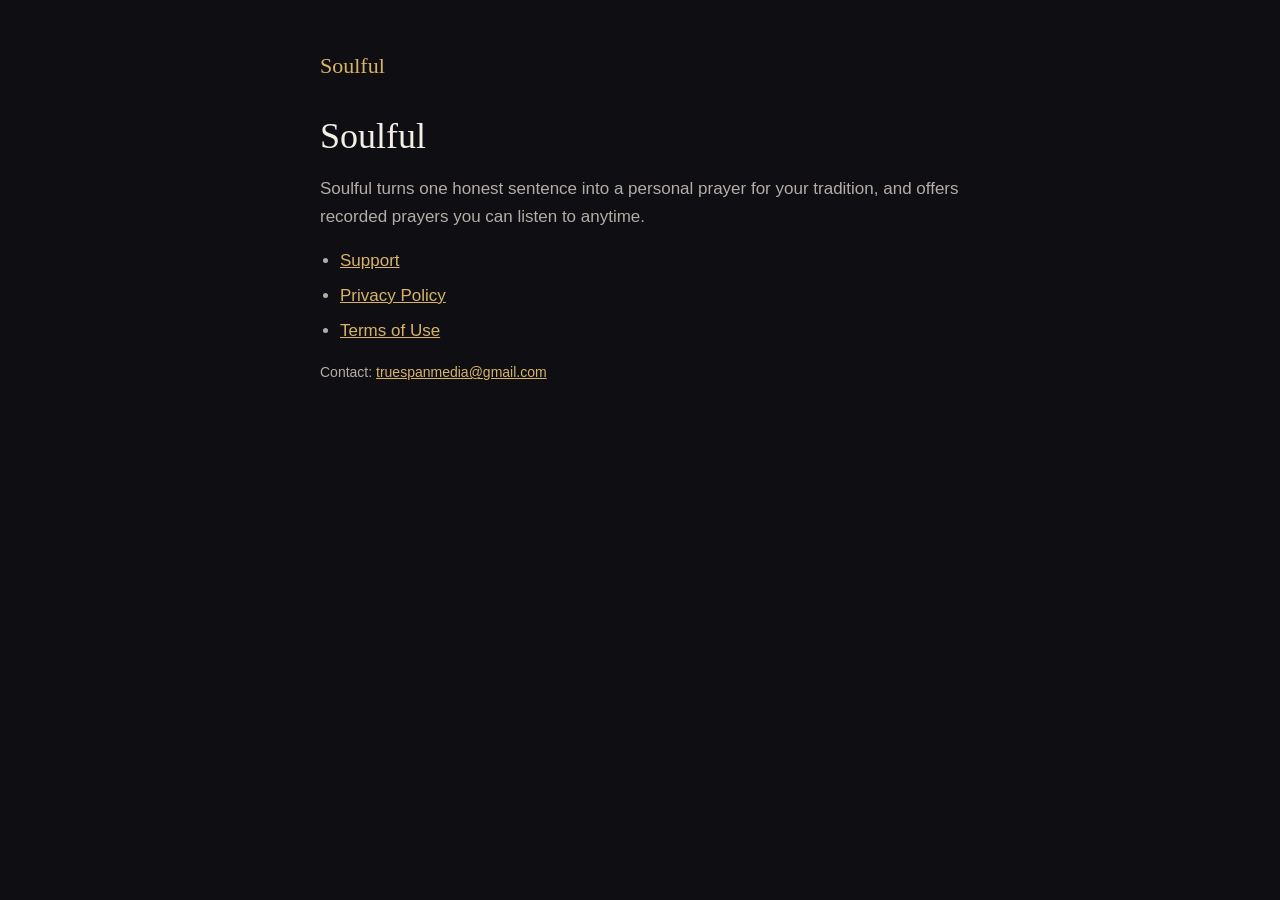
<file: index.html>
<!doctype html>
<html lang="en">
<head>
<meta charset="utf-8">
<meta name="viewport" content="width=device-width, initial-scale=1">
<title>Soulful</title>
<link rel="stylesheet" href="style.css">
</head>
<body>
<main>
<p class="brand">Soulful</p>
<h1>Soulful</h1>
<p>Soulful turns one honest sentence into a personal prayer for your tradition, and offers recorded prayers you can listen to anytime.</p>
<ul>
<li><a href="support.html">Support</a></li>
<li><a href="privacy.html">Privacy Policy</a></li>
<li><a href="terms.html">Terms of Use</a></li>
</ul>
<p class="meta">Contact: <a href="mailto:truespanmedia@gmail.com">truespanmedia@gmail.com</a></p>
</main>
</body>
</html>
</file>
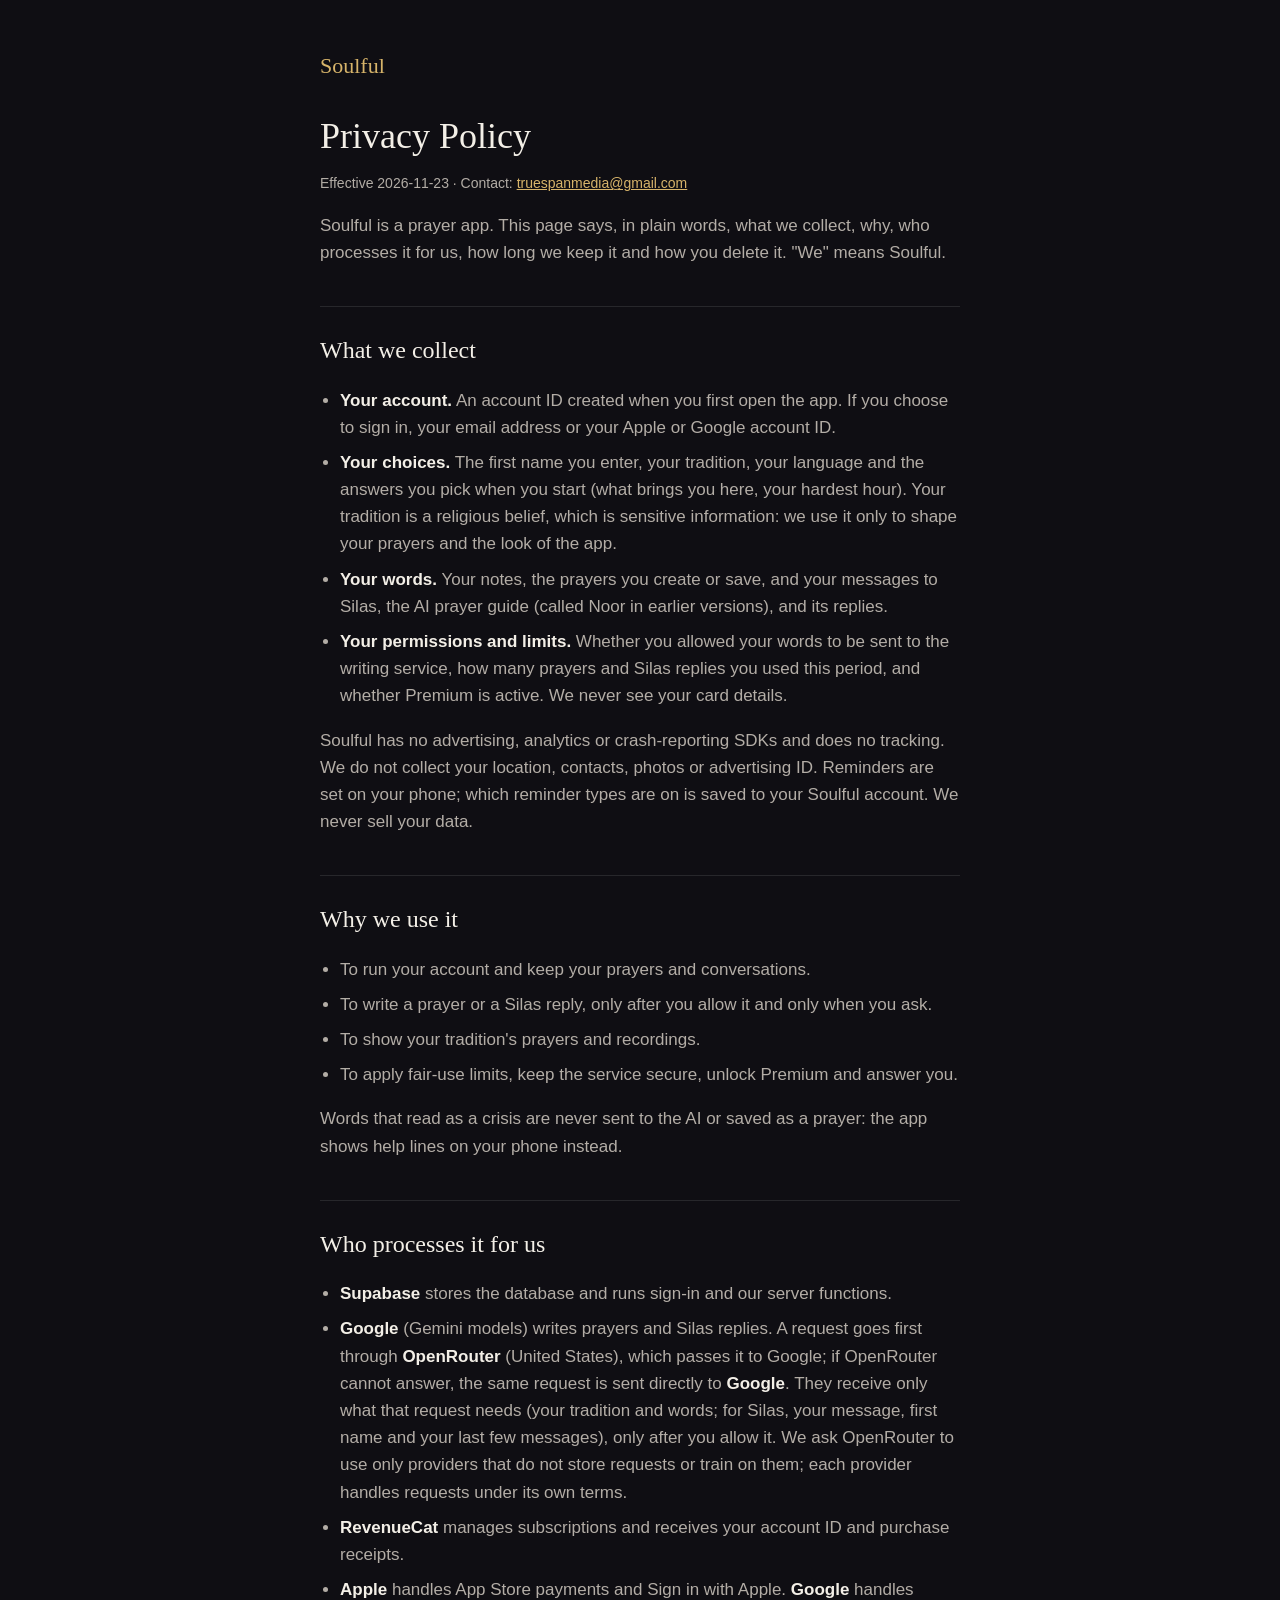
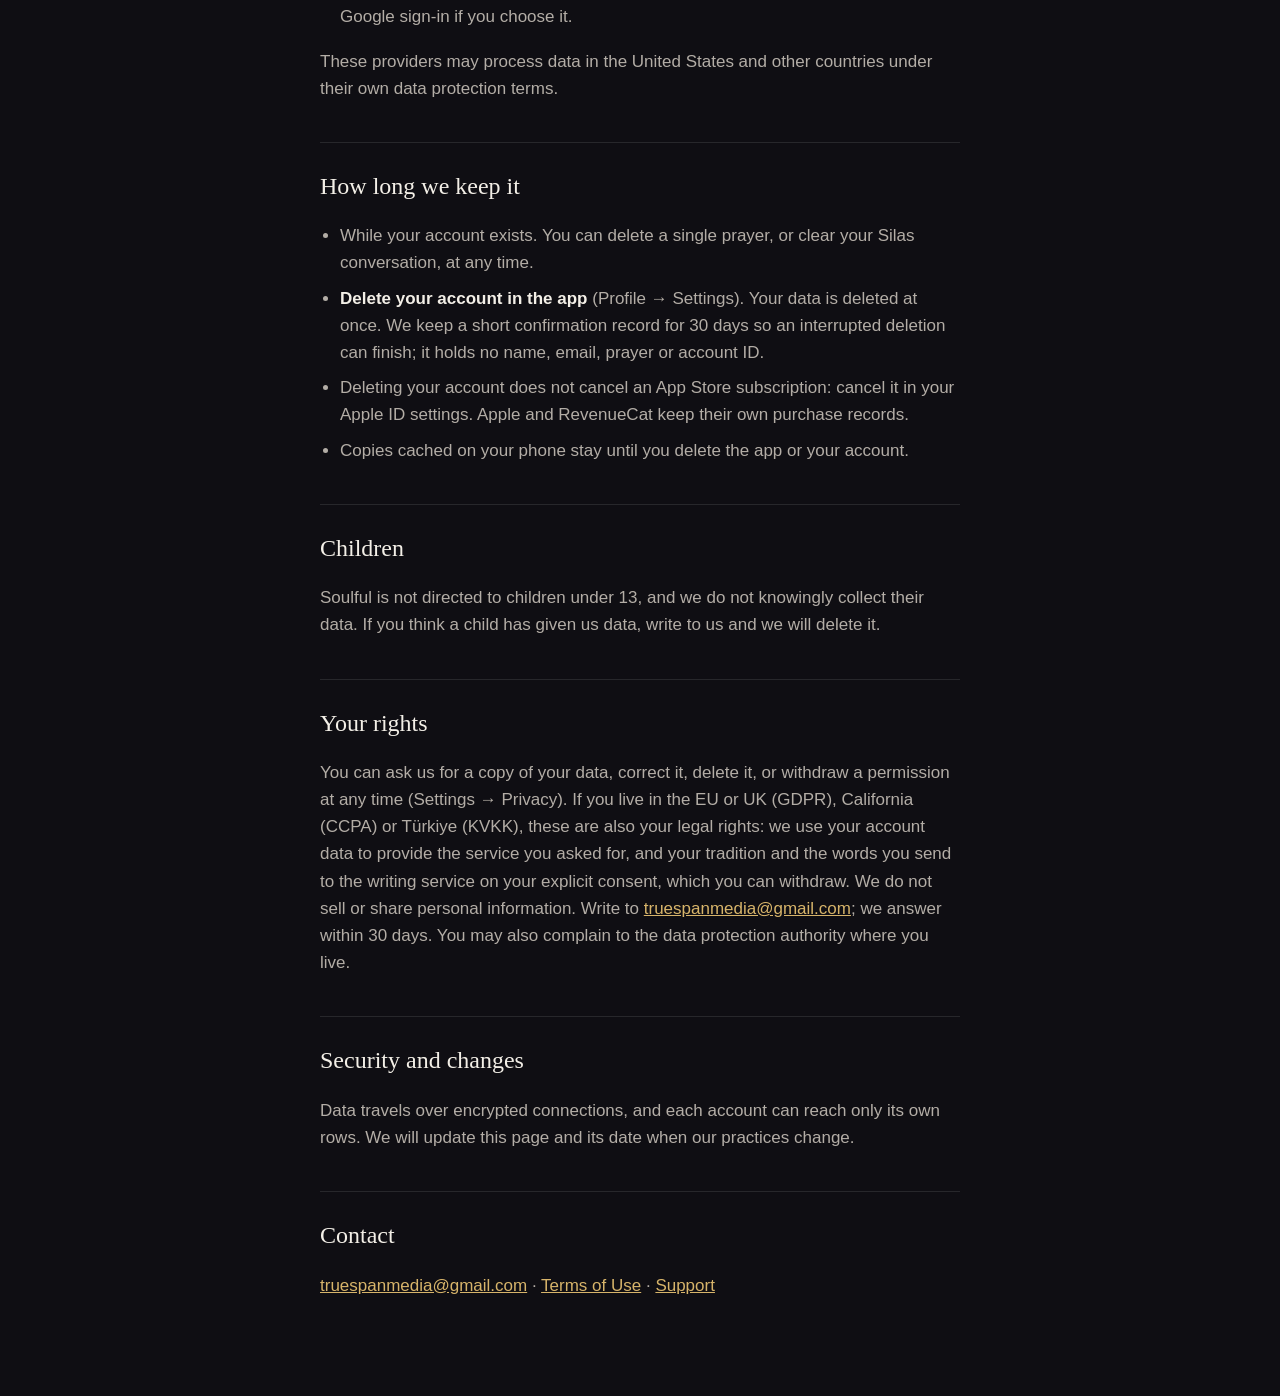
<file: privacy.html>
<!doctype html>
<html lang="en">
<head>
<meta charset="utf-8">
<meta name="viewport" content="width=device-width, initial-scale=1">
<title>Soulful Privacy Policy</title>
<link rel="stylesheet" href="style.css">
</head>
<body>
<main>
<p class="brand"><a href="index.html">Soulful</a></p>
<h1>Privacy Policy</h1>
<p class="meta">Effective 2026-11-23 · Contact: <a href="mailto:truespanmedia@gmail.com">truespanmedia@gmail.com</a></p>

<p>Soulful is a prayer app. This page says, in plain words, what we collect, why, who processes it for us, how long we keep it and how you delete it. "We" means Soulful.</p>

<h2>What we collect</h2>
<ul>
<li><strong>Your account.</strong> An account ID created when you first open the app. If you choose to sign in, your email address or your Apple or Google account ID.</li>
<li><strong>Your choices.</strong> The first name you enter, your tradition, your language and the answers you pick when you start (what brings you here, your hardest hour). Your tradition is a religious belief, which is sensitive information: we use it only to shape your prayers and the look of the app.</li>
<li><strong>Your words.</strong> Your notes, the prayers you create or save, and your messages to Silas, the AI prayer guide (called Noor in earlier versions), and its replies.</li>
<li><strong>Your permissions and limits.</strong> Whether you allowed your words to be sent to the writing service, how many prayers and Silas replies you used this period, and whether Premium is active. We never see your card details.</li>
</ul>
<p>Soulful has no advertising, analytics or crash-reporting SDKs and does no tracking. We do not collect your location, contacts, photos or advertising ID. Reminders are set on your phone; which reminder types are on is saved to your Soulful account. We never sell your data.</p>

<h2>Why we use it</h2>
<ul>
<li>To run your account and keep your prayers and conversations.</li>
<li>To write a prayer or a Silas reply, only after you allow it and only when you ask.</li>
<li>To show your tradition's prayers and recordings.</li>
<li>To apply fair-use limits, keep the service secure, unlock Premium and answer you.</li>
</ul>
<p>Words that read as a crisis are never sent to the AI or saved as a prayer: the app shows help lines on your phone instead.</p>

<h2>Who processes it for us</h2>
<ul>
<li><strong>Supabase</strong> stores the database and runs sign-in and our server functions.</li>
<li><strong>Google</strong> (Gemini models) writes prayers and Silas replies. A request goes first through <strong>OpenRouter</strong> (United States), which passes it to Google; if OpenRouter cannot answer, the same request is sent directly to <strong>Google</strong>. They receive only what that request needs (your tradition and words; for Silas, your message, first name and your last few messages), only after you allow it. We ask OpenRouter to use only providers that do not store requests or train on them; each provider handles requests under its own terms.</li>
<li><strong>RevenueCat</strong> manages subscriptions and receives your account ID and purchase receipts.</li>
<li><strong>Apple</strong> handles App Store payments and Sign in with Apple. <strong>Google</strong> handles Google sign-in if you choose it.</li>
</ul>
<p>These providers may process data in the United States and other countries under their own data protection terms.</p>

<h2>How long we keep it</h2>
<ul>
<li>While your account exists. You can delete a single prayer, or clear your Silas conversation, at any time.</li>
<li><strong>Delete your account in the app</strong> (Profile → Settings). Your data is deleted at once. We keep a short confirmation record for 30 days so an interrupted deletion can finish; it holds no name, email, prayer or account ID.</li>
<li>Deleting your account does not cancel an App Store subscription: cancel it in your Apple ID settings. Apple and RevenueCat keep their own purchase records.</li>
<li>Copies cached on your phone stay until you delete the app or your account.</li>
</ul>

<h2>Children</h2>
<p>Soulful is not directed to children under 13, and we do not knowingly collect their data. If you think a child has given us data, write to us and we will delete it.</p>

<h2>Your rights</h2>
<p>You can ask us for a copy of your data, correct it, delete it, or withdraw a permission at any time (Settings → Privacy). If you live in the EU or UK (GDPR), California (CCPA) or Türkiye (KVKK), these are also your legal rights: we use your account data to provide the service you asked for, and your tradition and the words you send to the writing service on your explicit consent, which you can withdraw. We do not sell or share personal information. Write to <a href="mailto:truespanmedia@gmail.com">truespanmedia@gmail.com</a>; we answer within 30 days. You may also complain to the data protection authority where you live.</p>

<h2>Security and changes</h2>
<p>Data travels over encrypted connections, and each account can reach only its own rows. We will update this page and its date when our practices change.</p>

<h2>Contact</h2>
<p><a href="mailto:truespanmedia@gmail.com">truespanmedia@gmail.com</a> · <a href="terms.html">Terms of Use</a> · <a href="support.html">Support</a></p>
</main>
</body>
</html>
</file>
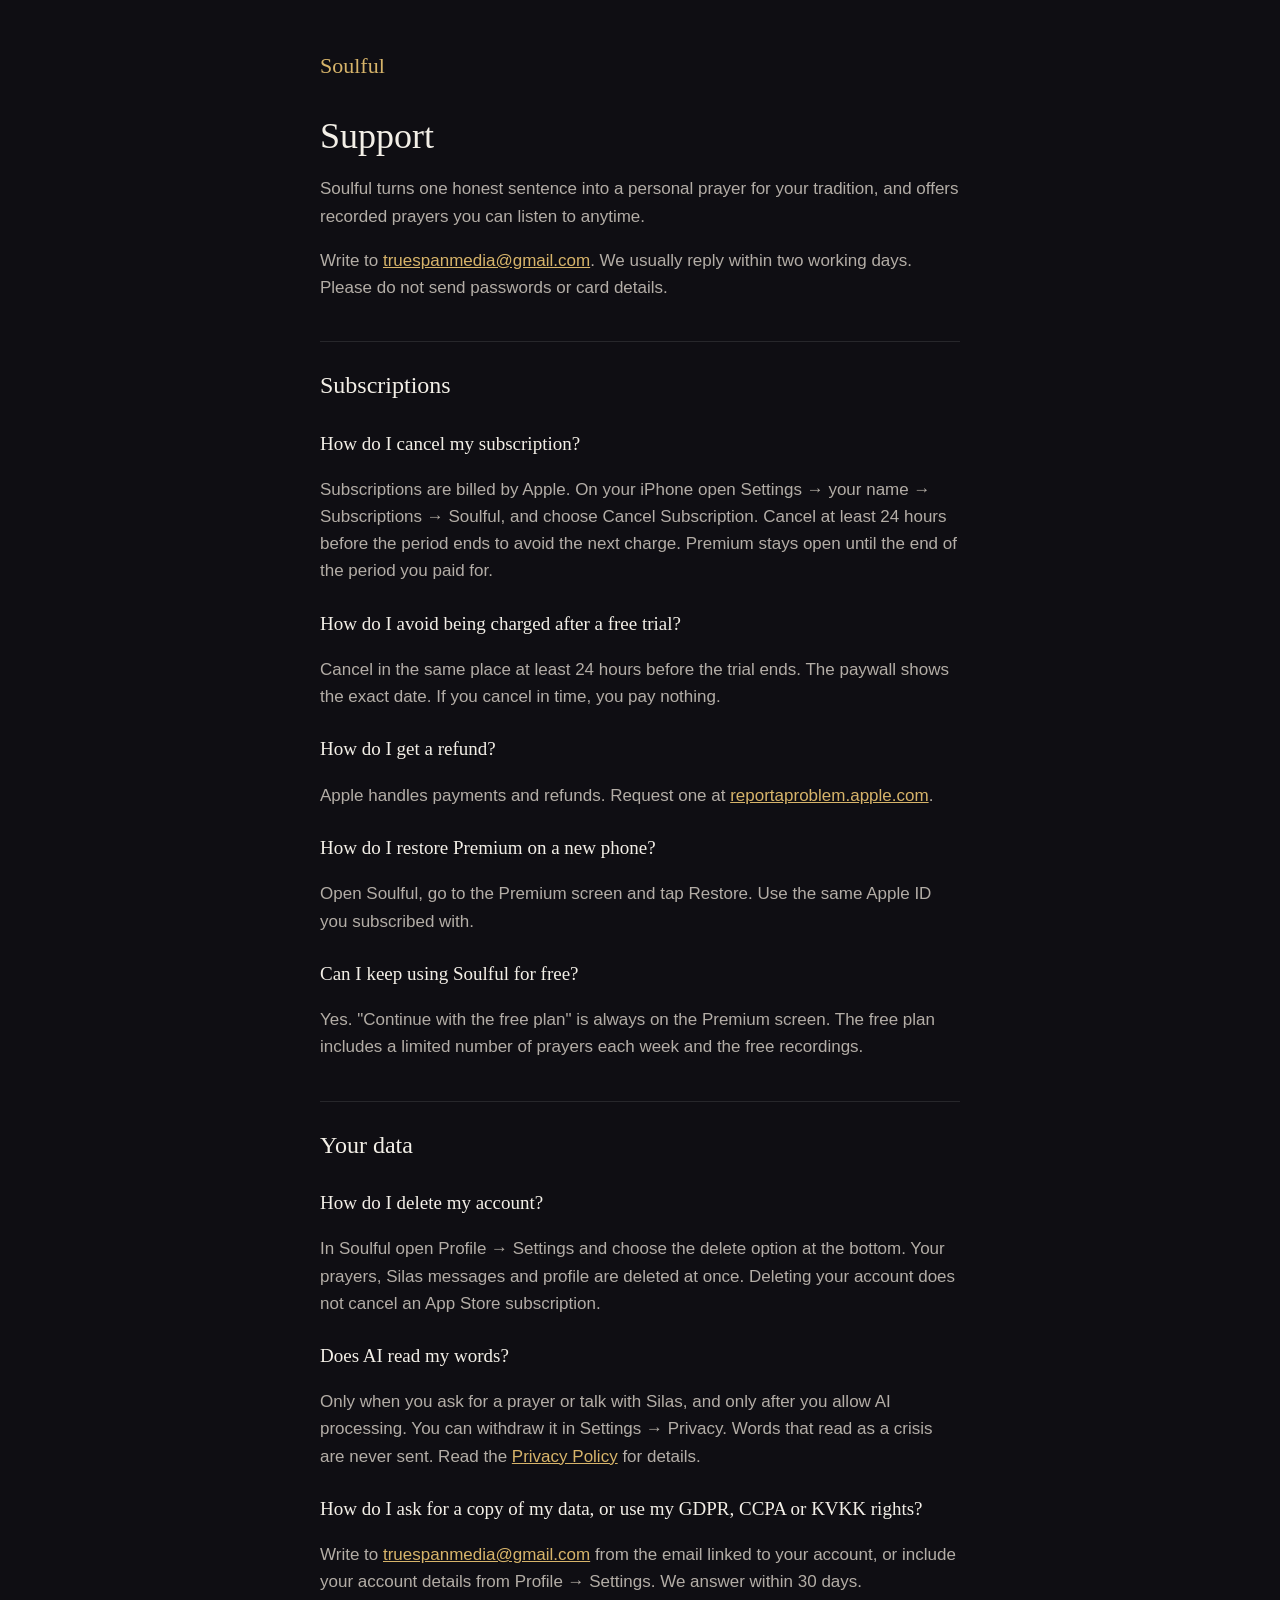
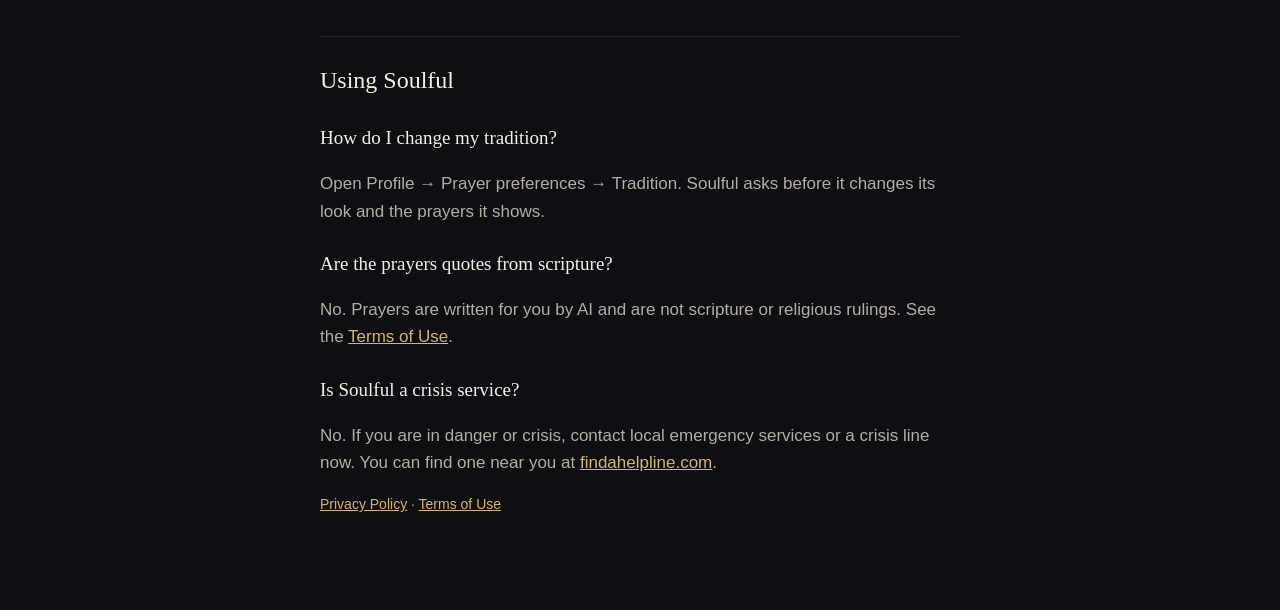
<file: support.html>
<!doctype html>
<html lang="en">
<head>
<meta charset="utf-8">
<meta name="viewport" content="width=device-width, initial-scale=1">
<title>Soulful Support</title>
<link rel="stylesheet" href="style.css">
</head>
<body>
<main>
<p class="brand"><a href="index.html">Soulful</a></p>
<h1>Support</h1>
<p>Soulful turns one honest sentence into a personal prayer for your tradition, and offers recorded prayers you can listen to anytime.</p>
<p>Write to <a href="mailto:truespanmedia@gmail.com">truespanmedia@gmail.com</a>. We usually reply within two working days. Please do not send passwords or card details.</p>

<h2>Subscriptions</h2>
<h3>How do I cancel my subscription?</h3>
<p>Subscriptions are billed by Apple. On your iPhone open Settings → your name → Subscriptions → Soulful, and choose Cancel Subscription. Cancel at least 24 hours before the period ends to avoid the next charge. Premium stays open until the end of the period you paid for.</p>
<h3>How do I avoid being charged after a free trial?</h3>
<p>Cancel in the same place at least 24 hours before the trial ends. The paywall shows the exact date. If you cancel in time, you pay nothing.</p>
<h3>How do I get a refund?</h3>
<p>Apple handles payments and refunds. Request one at <a href="https://reportaproblem.apple.com">reportaproblem.apple.com</a>.</p>
<h3>How do I restore Premium on a new phone?</h3>
<p>Open Soulful, go to the Premium screen and tap Restore. Use the same Apple ID you subscribed with.</p>
<h3>Can I keep using Soulful for free?</h3>
<p>Yes. "Continue with the free plan" is always on the Premium screen. The free plan includes a limited number of prayers each week and the free recordings.</p>

<h2>Your data</h2>
<h3>How do I delete my account?</h3>
<p>In Soulful open Profile → Settings and choose the delete option at the bottom. Your prayers, Silas messages and profile are deleted at once. Deleting your account does not cancel an App Store subscription.</p>
<h3>Does AI read my words?</h3>
<p>Only when you ask for a prayer or talk with Silas, and only after you allow AI processing. You can withdraw it in Settings → Privacy. Words that read as a crisis are never sent. Read the <a href="privacy.html">Privacy Policy</a> for details.</p>
<h3>How do I ask for a copy of my data, or use my GDPR, CCPA or KVKK rights?</h3>
<p>Write to <a href="mailto:truespanmedia@gmail.com">truespanmedia@gmail.com</a> from the email linked to your account, or include your account details from Profile → Settings. We answer within 30 days.</p>

<h2>Using Soulful</h2>
<h3>How do I change my tradition?</h3>
<p>Open Profile → Prayer preferences → Tradition. Soulful asks before it changes its look and the prayers it shows.</p>
<h3>Are the prayers quotes from scripture?</h3>
<p>No. Prayers are written for you by AI and are not scripture or religious rulings. See the <a href="terms.html">Terms of Use</a>.</p>
<h3>Is Soulful a crisis service?</h3>
<p>No. If you are in danger or crisis, contact local emergency services or a crisis line now. You can find one near you at <a href="https://findahelpline.com">findahelpline.com</a>.</p>

<p class="meta"><a href="privacy.html">Privacy Policy</a> · <a href="terms.html">Terms of Use</a></p>
</main>
</body>
</html>
</file>
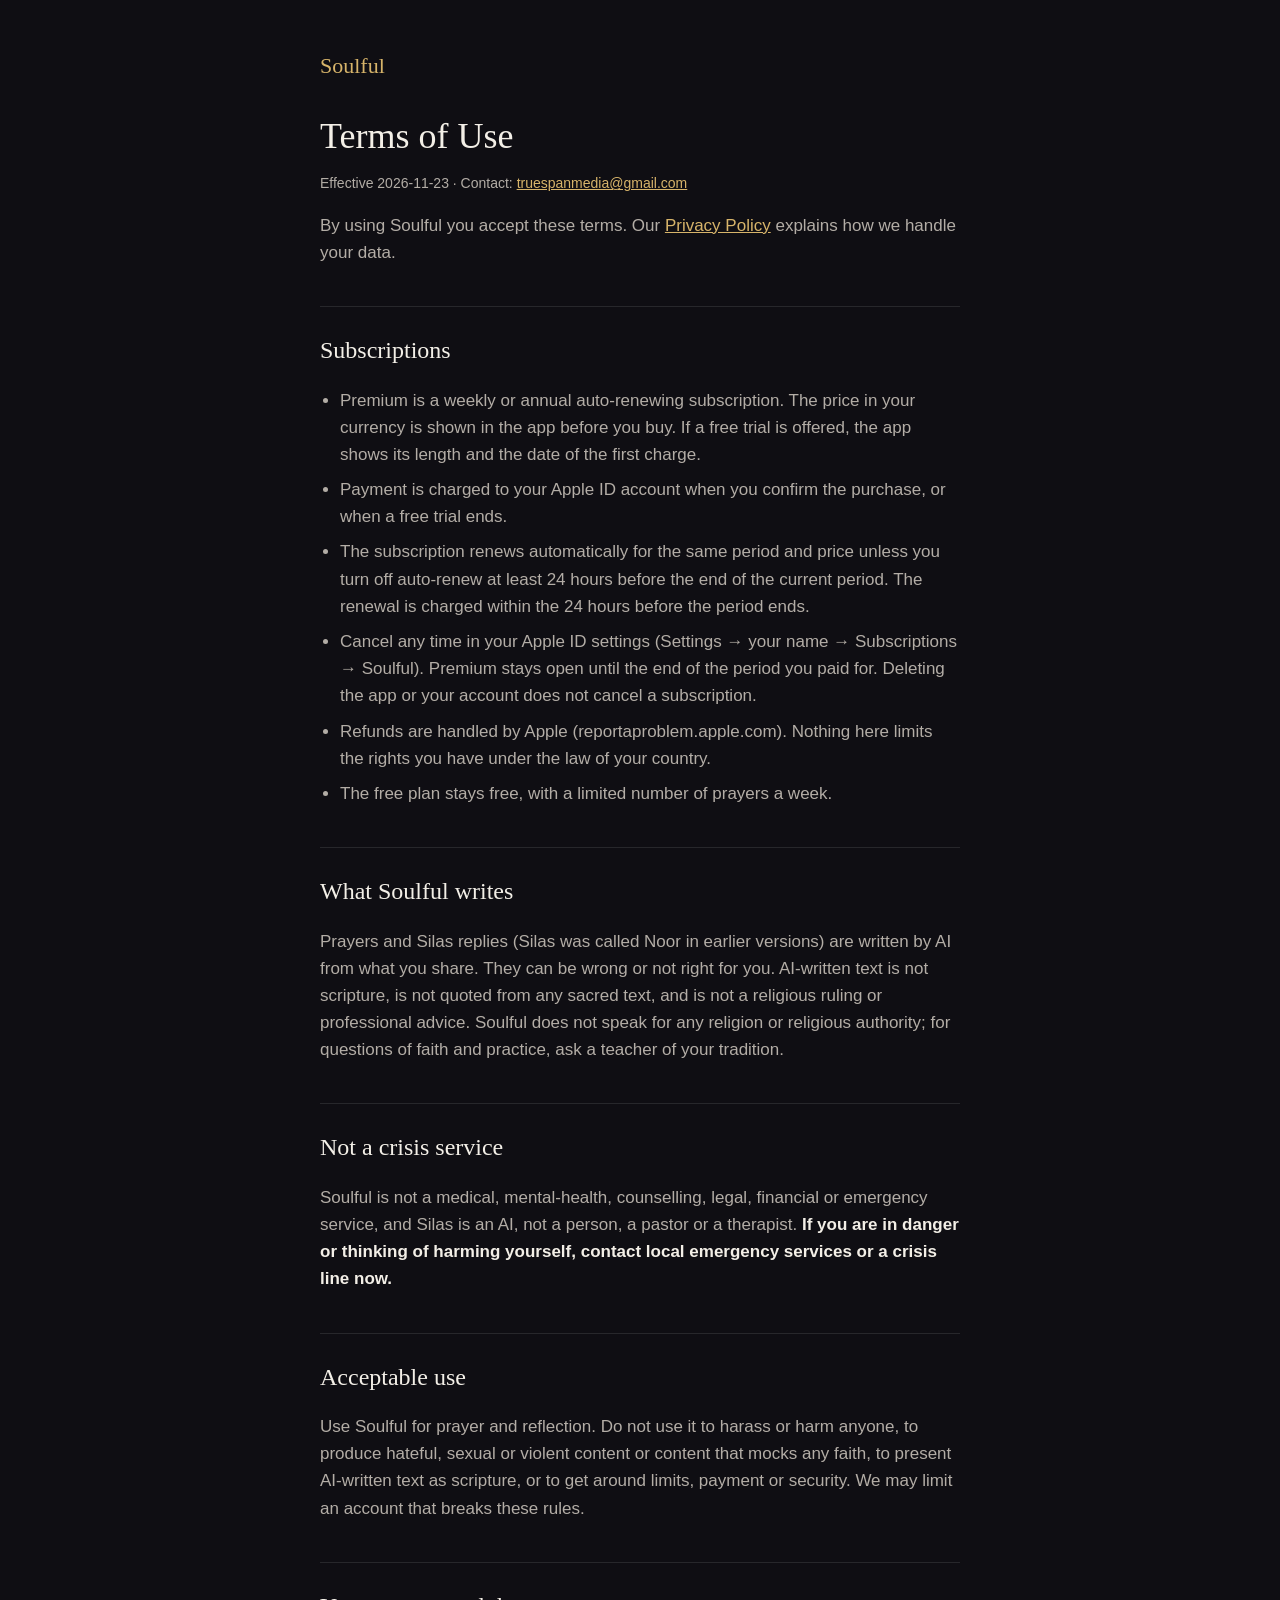
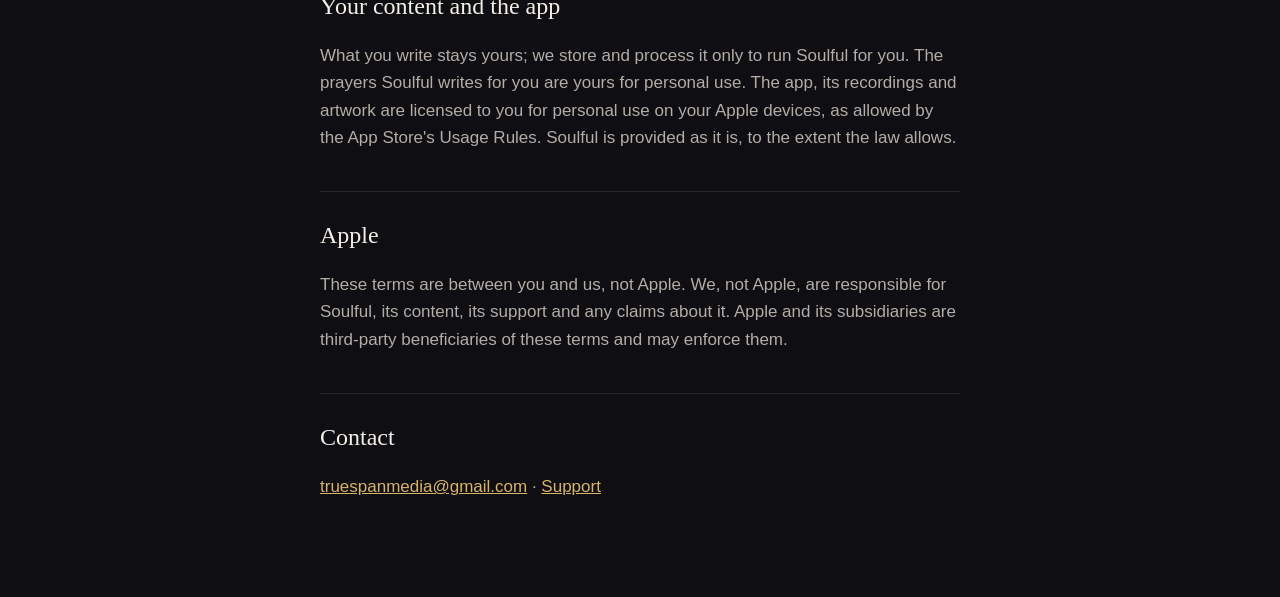
<file: terms.html>
<!doctype html>
<html lang="en">
<head>
<meta charset="utf-8">
<meta name="viewport" content="width=device-width, initial-scale=1">
<title>Soulful Terms of Use</title>
<link rel="stylesheet" href="style.css">
</head>
<body>
<main>
<p class="brand"><a href="index.html">Soulful</a></p>
<h1>Terms of Use</h1>
<p class="meta">Effective 2026-11-23 · Contact: <a href="mailto:truespanmedia@gmail.com">truespanmedia@gmail.com</a></p>

<p>By using Soulful you accept these terms. Our <a href="privacy.html">Privacy Policy</a> explains how we handle your data.</p>

<h2>Subscriptions</h2>
<ul>
<li>Premium is a weekly or annual auto-renewing subscription. The price in your currency is shown in the app before you buy. If a free trial is offered, the app shows its length and the date of the first charge.</li>
<li>Payment is charged to your Apple ID account when you confirm the purchase, or when a free trial ends.</li>
<li>The subscription renews automatically for the same period and price unless you turn off auto-renew at least 24 hours before the end of the current period. The renewal is charged within the 24 hours before the period ends.</li>
<li>Cancel any time in your Apple ID settings (Settings → your name → Subscriptions → Soulful). Premium stays open until the end of the period you paid for. Deleting the app or your account does not cancel a subscription.</li>
<li>Refunds are handled by Apple (reportaproblem.apple.com). Nothing here limits the rights you have under the law of your country.</li>
<li>The free plan stays free, with a limited number of prayers a week.</li>
</ul>

<h2>What Soulful writes</h2>
<p>Prayers and Silas replies (Silas was called Noor in earlier versions) are written by AI from what you share. They can be wrong or not right for you. AI-written text is not scripture, is not quoted from any sacred text, and is not a religious ruling or professional advice. Soulful does not speak for any religion or religious authority; for questions of faith and practice, ask a teacher of your tradition.</p>

<h2>Not a crisis service</h2>
<p>Soulful is not a medical, mental-health, counselling, legal, financial or emergency service, and Silas is an AI, not a person, a pastor or a therapist. <strong>If you are in danger or thinking of harming yourself, contact local emergency services or a crisis line now.</strong></p>

<h2>Acceptable use</h2>
<p>Use Soulful for prayer and reflection. Do not use it to harass or harm anyone, to produce hateful, sexual or violent content or content that mocks any faith, to present AI-written text as scripture, or to get around limits, payment or security. We may limit an account that breaks these rules.</p>

<h2>Your content and the app</h2>
<p>What you write stays yours; we store and process it only to run Soulful for you. The prayers Soulful writes for you are yours for personal use. The app, its recordings and artwork are licensed to you for personal use on your Apple devices, as allowed by the App Store's Usage Rules. Soulful is provided as it is, to the extent the law allows.</p>

<h2>Apple</h2>
<p>These terms are between you and us, not Apple. We, not Apple, are responsible for Soulful, its content, its support and any claims about it. Apple and its subsidiaries are third-party beneficiaries of these terms and may enforce them.</p>

<h2>Contact</h2>
<p><a href="mailto:truespanmedia@gmail.com">truespanmedia@gmail.com</a> · <a href="support.html">Support</a></p>
</main>
</body>
</html>
</file>
<file: style.css>
:root {
  color-scheme: dark;
  --bg: #0f0e13;
  --text: #f3efe7;
  --muted: #b3ada6;
  --accent: #d7b46a;
  --rule: rgba(255, 255, 255, 0.1);
}

* { box-sizing: border-box; }

body {
  margin: 0;
  background: var(--bg);
  color: var(--text);
  font: 17px/1.6 -apple-system, BlinkMacSystemFont, "Inter", "Segoe UI", sans-serif;
}

main {
  max-width: 680px;
  margin: 0 auto;
  padding: 48px 20px 80px;
}

h1, h2, h3, .brand {
  font-family: "Newsreader", Georgia, "Times New Roman", serif;
  font-weight: 500;
}

.brand { margin: 0 0 32px; font-size: 22px; color: var(--accent); }
.brand a { color: inherit; text-decoration: none; }
h1 { font-size: 36px; line-height: 1.2; margin: 0 0 8px; }
h2 { font-size: 24px; margin: 40px 0 8px; padding-top: 24px; border-top: 1px solid var(--rule); }
h3 { font-size: 19px; margin: 24px 0 4px; }
p, li { color: var(--muted); }
strong { color: var(--text); font-weight: 600; }
ul { padding-left: 20px; }
li { margin: 8px 0; }
a { color: var(--accent); }
.meta { font-size: 14px; }
</file>
